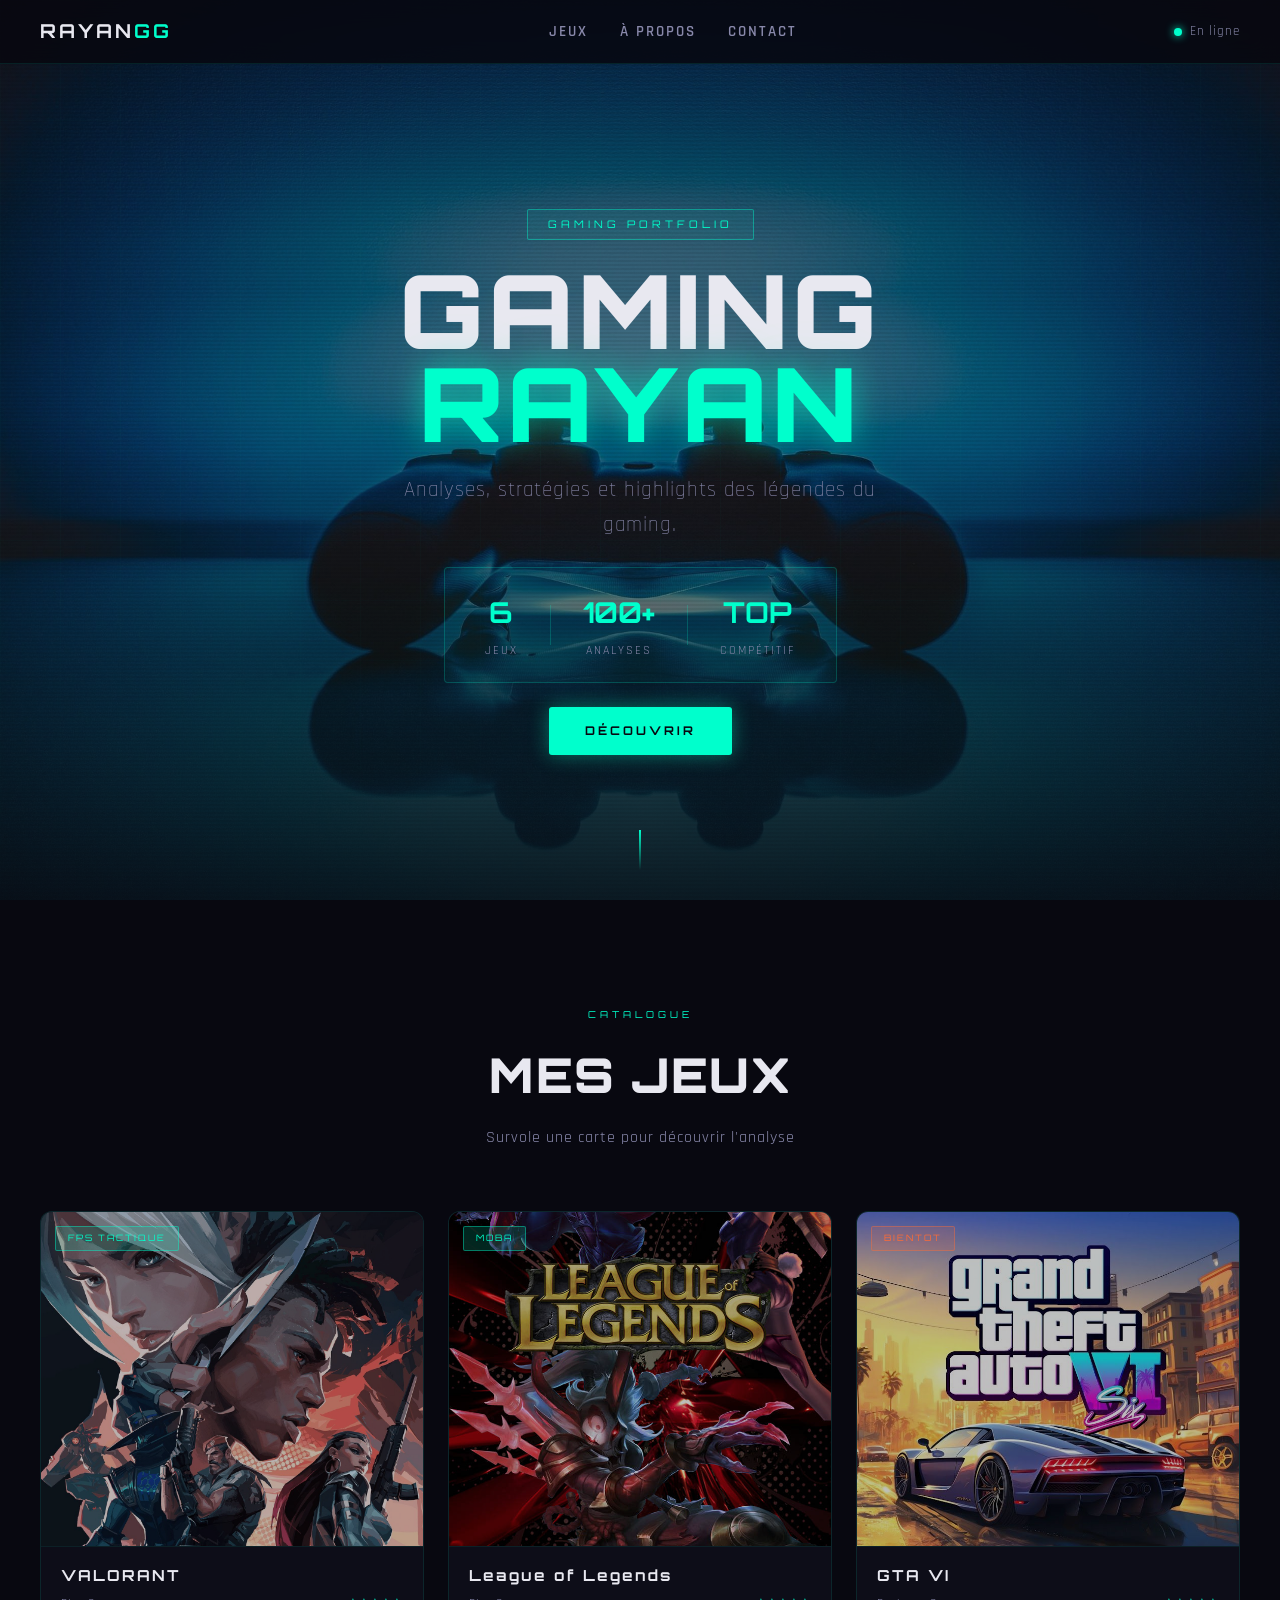
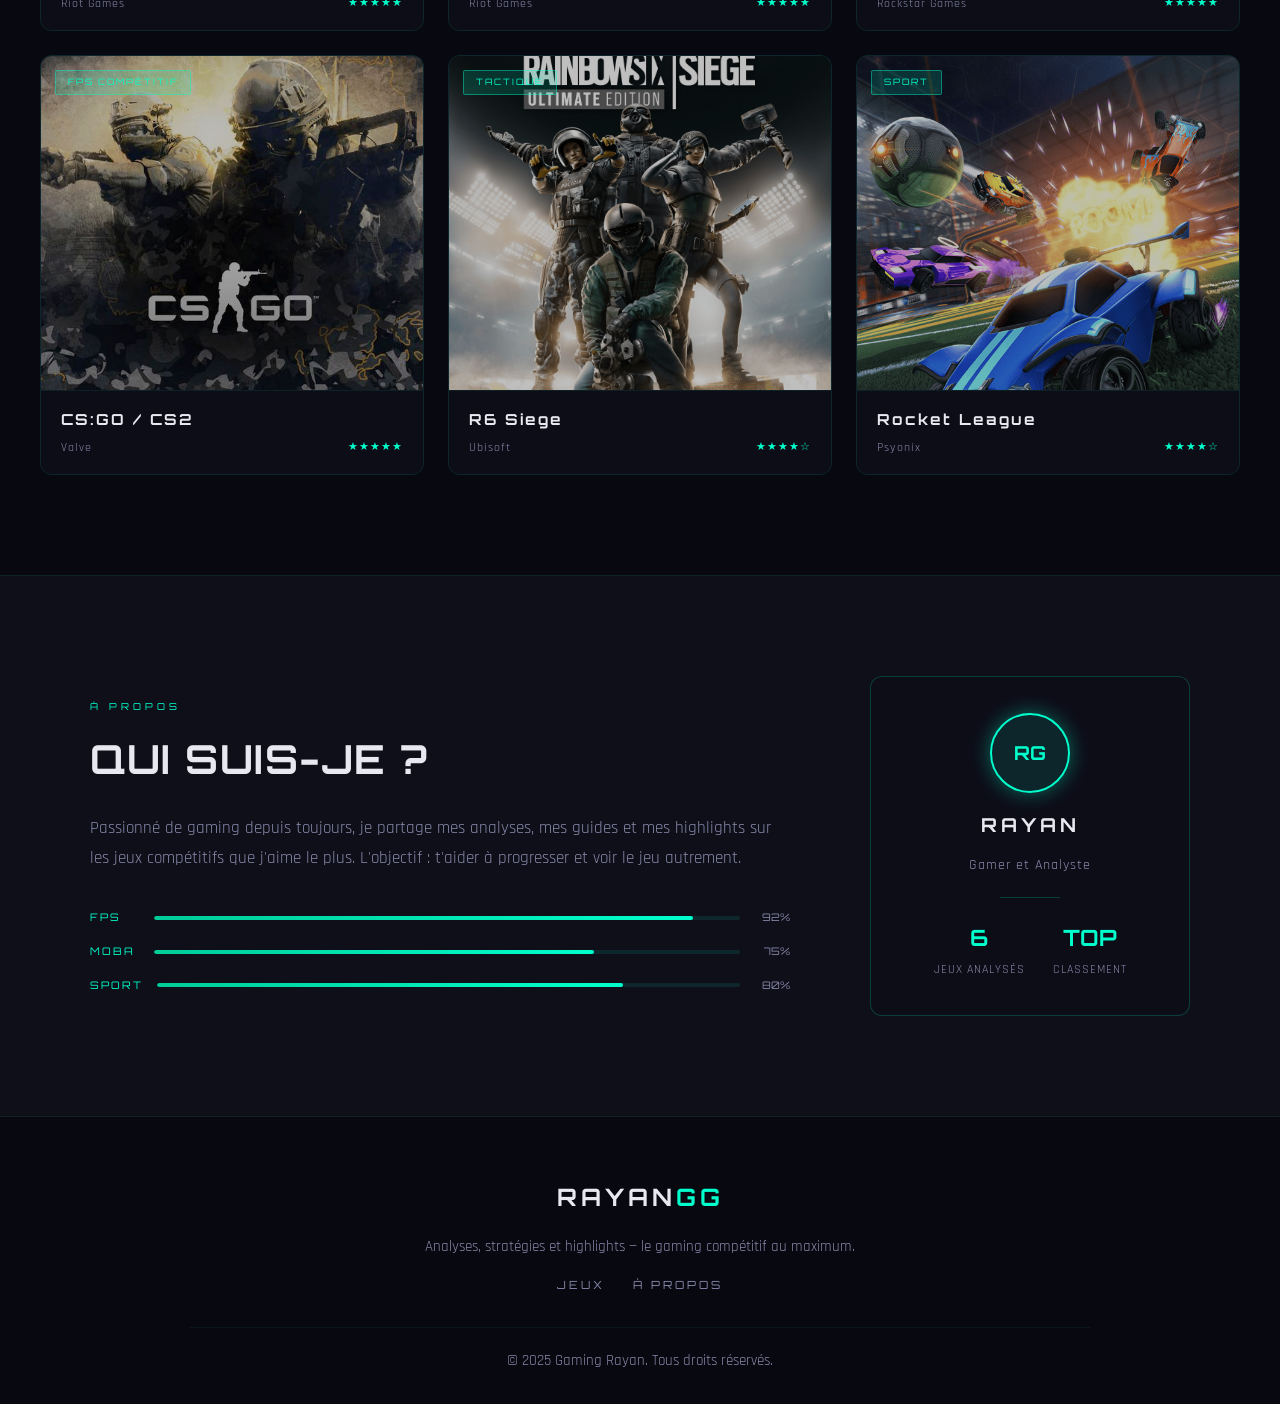
<file: index.html>
<!DOCTYPE html>
<html lang="fr">
<head>
    <meta charset="UTF-8">
    <meta name="viewport" content="width=device-width, initial-scale=1.0">
    <title>Gaming Rayan</title>
    <link rel="stylesheet" href="style.css">
    <link href="https://fonts.googleapis.com/css2?family=Orbitron:wght@400;700;900&family=Rajdhani:wght@300;400;600;700&display=swap" rel="stylesheet">
</head>
<body>

    <nav class="navbar">
        <div class="nav-logo">RAYAN<span>GG</span></div>
        <ul class="nav-links">
            <li><a href="#games">Jeux</a></li>
            <li><a href="#about">À propos</a></li>
            <li><a href="#footer">Contact</a></li>
        </ul>
        <div class="nav-status">
            <span class="status-dot"></span>
            <span>En ligne</span>
        </div>
    </nav>

    <header class="hero-section">
        <div class="hero-scanlines"></div>
        <div class="hero-grid"></div>
        <div class="hero-content">
            <div class="hero-badge">GAMING PORTFOLIO</div>
            <h1>GAMING<br><span class="hero-name">RAYAN</span></h1>
            <p>Analyses, stratégies et highlights des légendes du gaming.</p>
            <div class="hero-stats">
                <div class="stat">
                    <span class="stat-num">6</span>
                    <span class="stat-label">Jeux</span>
                </div>
                <div class="stat-divider"></div>
                <div class="stat">
                    <span class="stat-num">100+</span>
                    <span class="stat-label">Analyses</span>
                </div>
                <div class="stat-divider"></div>
                <div class="stat">
                    <span class="stat-num">TOP</span>
                    <span class="stat-label">Compétitif</span>
                </div>
            </div>
            <a href="#games" class="hero-cta">Découvrir</a>
        </div>
        <div class="hero-scroll-indicator">
            <span></span>
        </div>
    </header>

    <main id="games" class="games-showcase">

        <div class="section-header">
            <span class="section-tag">CATALOGUE</span>
            <h2>MES JEUX</h2>
            <p>Survole une carte pour découvrir l'analyse</p>
        </div>

        <div class="cards-grid">

            <section class="game-card" data-game="valorant">
                <div class="game-card-inner">
                    <div class="game-card-front">
                        <div class="game-image-wrapper">
                            <img src="img/valorant.jpg" alt="VALORANT" class="game-thumb">
                            <div class="card-genre-tag">FPS TACTIQUE</div>
                        </div>
                        <div class="card-info-bar">
                            <h2>VALORANT</h2>
                            <div class="card-meta">
                                <span class="card-publisher">Riot Games</span>
                                <span class="card-rating">★★★★★</span>
                            </div>
                        </div>
                    </div>
                    <div class="game-card-back">
                        <div class="back-accent-line"></div>
                        <span class="back-tag">FPS TACTIQUE</span>
                        <h3>VALORANT</h3>
                        <p>Le FPS tactique d'élite de Riot Games. Un mélange parfait entre stratégie d'équipe et réflexes aiguisés. Analyse des agents, des maps et des stratégies compétitives.</p>
                        <div class="back-tags-list">
                            <span>Agents</span><span>Maps</span><span>Méta</span>
                        </div>
                        <a href="https://playvalorant.com/fr-fr/" class="btn-neon" target="_blank">Voir l'analyse</a>
                    </div>
                </div>
            </section>

            <section class="game-card" data-game="lol">
                <div class="game-card-inner">
                    <div class="game-card-front">
                        <div class="game-image-wrapper">
                            <img src="img/lol.jpg" alt="League of Legends" class="game-thumb">
                            <div class="card-genre-tag">MOBA</div>
                        </div>
                        <div class="card-info-bar">
                            <h2>League of Legends</h2>
                            <div class="card-meta">
                                <span class="card-publisher">Riot Games</span>
                                <span class="card-rating">★★★★★</span>
                            </div>
                        </div>
                    </div>
                    <div class="game-card-back">
                        <div class="back-accent-line"></div>
                        <span class="back-tag">MOBA</span>
                        <h3>League of Legends</h3>
                        <p>Le MOBA qui a défini une génération. Maîtriser la Faille de l'invocateur demande vision de jeu et gestion macro impeccable. Guides de champions et méta-analyses.</p>
                        <div class="back-tags-list">
                            <span>Champions</span><span>Macro</span><span>Ranked</span>
                        </div>
                        <a href="https://www.leagueoflegends.com/fr-fr/" class="btn-neon" target="_blank">Voir l'analyse</a>
                    </div>
                </div>
            </section>

            <section class="game-card" data-game="gta">
                <div class="game-card-inner">
                    <div class="game-card-front">
                        <div class="game-image-wrapper">
                            <img src="img/9872615-gta-6-wallpaper-iphone-hd.jpg" alt="GTA VI" class="game-thumb">
                            <div class="card-genre-tag card-tag-hot">BIENTOT</div>
                        </div>
                        <div class="card-info-bar">
                            <h2>GTA VI</h2>
                            <div class="card-meta">
                                <span class="card-publisher">Rockstar Games</span>
                                <span class="card-rating">★★★★★</span>
                            </div>
                        </div>
                    </div>
                    <div class="game-card-back">
                        <div class="back-accent-line back-accent-hot"></div>
                        <span class="back-tag back-tag-hot">BIENTOT</span>
                        <h3>GTA VI</h3>
                        <p>L'open-world ultime de Rockstar. Exploration des mods, des mises à jour d'Online et des meilleures techniques pour dominer Los Santos. Le jeu arrive bientôt.</p>
                        <div class="back-tags-list">
                            <span>Open World</span><span>Online</span><span>Mods</span>
                        </div>
                        <a href="https://www.rockstargames.com/VI" class="btn-neon btn-hot" target="_blank">Voir l'analyse</a>
                    </div>
                </div>
            </section>

            <section class="game-card" data-game="csgo">
                <div class="game-card-inner">
                    <div class="game-card-front">
                        <div class="game-image-wrapper">
                            <img src="img/csgo.jpg" alt="CS2" class="game-thumb">
                            <div class="card-genre-tag">FPS COMPÉTITIF</div>
                        </div>
                        <div class="card-info-bar">
                            <h2>CS:GO / CS2</h2>
                            <div class="card-meta">
                                <span class="card-publisher">Valve</span>
                                <span class="card-rating">★★★★★</span>
                            </div>
                        </div>
                    </div>
                    <div class="game-card-back">
                        <div class="back-accent-line"></div>
                        <span class="back-tag">FPS COMPÉTITIF</span>
                        <h3>CS:GO / CS2</h3>
                        <p>Le classique indémodable. L'économie, le placement de la mire, les fumigènes... tout pour devenir le meilleur clutcher. Focus sur les différences CS:GO vs CS2.</p>
                        <div class="back-tags-list">
                            <span>Économie</span><span>Aim</span><span>Utility</span>
                        </div>
                        <a href="https://www.counter-strike.net/" class="btn-neon" target="_blank">Voir l'analyse</a>
                    </div>
                </div>
            </section>

            <section class="game-card" data-game="r6s">
                <div class="game-card-inner">
                    <div class="game-card-front">
                        <div class="game-image-wrapper">
                            <img src="img/rainvow.jpg" alt="Rainbow Six Siege" class="game-thumb">
                            <div class="card-genre-tag">TACTIQUE</div>
                        </div>
                        <div class="card-info-bar">
                            <h2>R6 Siege</h2>
                            <div class="card-meta">
                                <span class="card-publisher">Ubisoft</span>
                                <span class="card-rating">★★★★☆</span>
                            </div>
                        </div>
                    </div>
                    <div class="game-card-back">
                        <div class="back-accent-line"></div>
                        <span class="back-tag">TACTIQUE</span>
                        <h3>R6 Siege</h3>
                        <p>Le jeu tactique par excellence. Destruction des environnements, choix des opérateurs et communication primordiale. Conseils pour les rotations et les run-outs efficaces.</p>
                        <div class="back-tags-list">
                            <span>Opérateurs</span><span>Destruction</span><span>Ranked</span>
                        </div>
                        <a href="https://www.ubisoft.com/fr-fr/game/rainbow-six/siege" class="btn-neon" target="_blank">Voir l'analyse</a>
                    </div>
                </div>
            </section>

            <section class="game-card" data-game="rl">
                <div class="game-card-inner">
                    <div class="game-card-front">
                        <div class="game-image-wrapper">
                            <img src="img/rocket-league-cover.png" alt="Rocket League" class="game-thumb">
                            <div class="card-genre-tag">SPORT</div>
                        </div>
                        <div class="card-info-bar">
                            <h2>Rocket League</h2>
                            <div class="card-meta">
                                <span class="card-publisher">Psyonix</span>
                                <span class="card-rating">★★★★☆</span>
                            </div>
                        </div>
                    </div>
                    <div class="game-card-back">
                        <div class="back-accent-line"></div>
                        <span class="back-tag">SPORT</span>
                        <h3>Rocket League</h3>
                        <p>Le football surpuissant en voiture. Maîtriser les aériennes, les flips resets et le travail d'équipe. Focus sur les mécaniques avancées pour atteindre Grand Champion.</p>
                        <div class="back-tags-list">
                            <span>Aériennes</span><span>Mécaniques</span><span>Ranked</span>
                        </div>
                        <a href="https://www.rocketleague.com/fr/" class="btn-neon" target="_blank">Voir l'analyse</a>
                    </div>
                </div>
            </section>

        </div>
    </main>

    <section id="about" class="about-section">
        <div class="about-inner">
            <div class="about-text">
                <span class="section-tag">À PROPOS</span>
                <h2>QUI SUIS-JE ?</h2>
                <p>Passionné de gaming depuis toujours, je partage mes analyses, mes guides et mes highlights sur les jeux compétitifs que j'aime le plus. L'objectif : t'aider à progresser et voir le jeu autrement.</p>
                <div class="about-skills">
                    <div class="skill-bar-wrap">
                        <span>FPS</span>
                        <div class="skill-bar"><div class="skill-fill" style="width:92%"></div></div>
                        <span>92%</span>
                    </div>
                    <div class="skill-bar-wrap">
                        <span>MOBA</span>
                        <div class="skill-bar"><div class="skill-fill" style="width:75%"></div></div>
                        <span>75%</span>
                    </div>
                    <div class="skill-bar-wrap">
                        <span>SPORT</span>
                        <div class="skill-bar"><div class="skill-fill" style="width:80%"></div></div>
                        <span>80%</span>
                    </div>
                </div>
            </div>
            <div class="about-card">
                <div class="profile-avatar">RG</div>
                <div class="profile-name">RAYAN</div>
                <div class="profile-title">Gamer et  Analyste</div>
                <div class="profile-divider"></div>
                <div class="profile-stats">
                    <div><strong>6</strong><span>Jeux analysés</span></div>
                    <div><strong>TOP</strong><span>Classement</span></div>
                </div>
            </div>
        </div>
    </section>

    <footer id="footer" class="footer">
        <div class="footer-inner">
            <div class="footer-logo">RAYAN<span>GG</span></div>
            <p>Analyses, stratégies et highlights — le gaming compétitif au maximum.</p>
            <div class="footer-links">
                <a href="#games">Jeux</a>
                <a href="#about">À propos</a>
            </div>
            <p class="footer-copy">&copy; 2025 Gaming Rayan. Tous droits réservés.</p>
        </div>
    </footer>

</body>
</html>
</file>
<file: style.css>
:root {
    --color-dark: #080810;
    --color-dark-2: #0f0f1a;
    --color-dark-3: #13131f;
    --color-card-bg: #0d0d18;
    --color-primary-text: #e8e8f0;
    --color-secondary-text: #8888aa;
    --color-accent: #00ffcc;
    --color-accent-dim: #00cc99;
    --color-accent-dark: rgba(0, 255, 204, 0.08);
    --color-hot: #ff6b35;
    --color-hot-dim: #cc4a1a;
    --color-glow: 0 0 20px rgba(0, 255, 204, 0.4);
    --color-glow-strong: 0 0 40px rgba(0, 255, 204, 0.6), 0 0 80px rgba(0, 255, 204, 0.2);
    --font-display: 'Orbitron', sans-serif;
    --font-body: 'Rajdhani', sans-serif;
    --transition: 0.35s cubic-bezier(0.4, 0, 0.2, 1);
    --border-neon: 1px solid rgba(0, 255, 204, 0.2);
}
 
*, *::before, *::after {
    box-sizing: border-box;
    margin: 0;
    padding: 0;
}
 
html {
    scroll-behavior: smooth;
}
 
body {
    font-family: var(--font-body);
    background-color: var(--color-dark);
    color: var(--color-primary-text);
    line-height: 1.7;
    overflow-x: hidden;
}
 
h1, h2, h3 {
    font-family: var(--font-display);
    color: var(--color-accent);
    letter-spacing: 1.5px;
}
 
a {
    text-decoration: none;
    color: var(--color-accent);
}
 
/* NAVBAR */
.navbar {
    position: fixed;
    top: 0;
    left: 0;
    right: 0;
    z-index: 100;
    display: flex;
    align-items: center;
    justify-content: space-between;
    padding: 0 40px;
    height: 64px;
    background: rgba(8, 8, 16, 0.85);
    backdrop-filter: blur(12px);
    border-bottom: 1px solid rgba(0, 255, 204, 0.1);
}
 
.nav-logo {
    font-family: var(--font-display);
    font-size: 1.2em;
    font-weight: 700;
    color: var(--color-primary-text);
    letter-spacing: 3px;
}
.nav-logo span {
    color: var(--color-accent);
}
 
.nav-links {
    list-style: none;
    display: flex;
    gap: 32px;
}
 
.nav-links a {
    font-family: var(--font-body);
    font-size: 0.95em;
    font-weight: 600;
    letter-spacing: 2px;
    color: var(--color-secondary-text);
    text-transform: uppercase;
    transition: color var(--transition);
}
.nav-links a:hover {
    color: var(--color-accent);
}
 
.nav-status {
    display: flex;
    align-items: center;
    gap: 8px;
    font-size: 0.8em;
    color: var(--color-secondary-text);
    letter-spacing: 1px;
}
 
.status-dot {
    width: 8px;
    height: 8px;
    border-radius: 50%;
    background: var(--color-accent);
    box-shadow: 0 0 8px var(--color-accent);
    animation: pulse 2s ease-in-out infinite;
}
 
@keyframes pulse {
    0%, 100% { opacity: 1; transform: scale(1); }
    50% { opacity: 0.5; transform: scale(0.8); }
}
 
/* HERO */
.hero-section {
    position: relative;
    min-height: 100vh;
    display: flex;
    flex-direction: column;
    justify-content: center;
    align-items: center;
    text-align: center;
    overflow: hidden;
    background: url('img/fond.jpg') no-repeat center center / cover;
    padding-top: 64px;
}
 
.hero-scanlines {
    position: absolute;
    inset: 0;
    background: repeating-linear-gradient(
        0deg,
        transparent,
        transparent 2px,
        rgba(0, 0, 0, 0.08) 2px,
        rgba(0, 0, 0, 0.08) 4px
    );
    pointer-events: none;
    z-index: 1;
}
 
.hero-grid {
    position: absolute;
    inset: 0;
    background-image:
        linear-gradient(rgba(0, 255, 204, 0.03) 1px, transparent 1px),
        linear-gradient(90deg, rgba(0, 255, 204, 0.03) 1px, transparent 1px);
    background-size: 60px 60px;
    pointer-events: none;
    z-index: 1;
}
 
.hero-section::before {
    content: '';
    position: absolute;
    inset: 0;
    background: linear-gradient(
        to bottom,
        rgba(8, 8, 16, 0.6) 0%,
        rgba(8, 8, 16, 0.4) 50%,
        rgba(8, 8, 16, 0.9) 100%
    );
    z-index: 2;
}
 
.hero-content {
    position: relative;
    z-index: 3;
    max-width: 900px;
    padding: 40px 20px;
    display: flex;
    flex-direction: column;
    align-items: center;
    gap: 24px;
}
 
.hero-badge {
    display: inline-block;
    padding: 6px 20px;
    border: 1px solid rgba(0, 255, 204, 0.4);
    border-radius: 2px;
    font-family: var(--font-display);
    font-size: 0.65em;
    letter-spacing: 4px;
    color: var(--color-accent);
    background: rgba(0, 255, 204, 0.05);
}
 
.hero-content h1 {
    font-size: clamp(3em, 8vw, 7em);
    font-weight: 900;
    line-height: 0.9;
    color: var(--color-primary-text);
    text-shadow: none;
    letter-spacing: 4px;
}
 
.hero-name {
    color: var(--color-accent);
    display: block;
    text-shadow: 0 0 30px rgba(0, 255, 204, 0.5), 0 0 60px rgba(0, 255, 204, 0.2);
}
 
.hero-content p {
    font-size: clamp(1em, 2vw, 1.3em);
    font-weight: 300;
    color: var(--color-secondary-text);
    letter-spacing: 1px;
    max-width: 500px;
}
 
.hero-stats {
    display: flex;
    align-items: center;
    gap: 32px;
    padding: 20px 40px;
    border: var(--border-neon);
    background: rgba(0, 255, 204, 0.03);
    border-radius: 4px;
}
 
.stat {
    display: flex;
    flex-direction: column;
    align-items: center;
    gap: 4px;
}
 
.stat-num {
    font-family: var(--font-display);
    font-size: 1.8em;
    font-weight: 700;
    color: var(--color-accent);
}
 
.stat-label {
    font-size: 0.75em;
    letter-spacing: 2px;
    color: var(--color-secondary-text);
    text-transform: uppercase;
}
 
.stat-divider {
    width: 1px;
    height: 40px;
    background: rgba(0, 255, 204, 0.2);
}
 
.hero-cta {
    display: inline-flex;
    align-items: center;
    gap: 10px;
    padding: 14px 36px;
    background: var(--color-accent);
    color: var(--color-dark);
    font-family: var(--font-display);
    font-size: 0.75em;
    font-weight: 700;
    letter-spacing: 3px;
    text-transform: uppercase;
    border-radius: 3px;
    transition: var(--transition);
    box-shadow: var(--color-glow);
}
 
.hero-cta:hover {
    background: #fff;
    box-shadow: var(--color-glow-strong);
    transform: translateY(-3px);
    color: var(--color-dark);
}
 
.hero-scroll-indicator {
    position: absolute;
    bottom: 30px;
    left: 50%;
    transform: translateX(-50%);
    z-index: 3;
}
 
.hero-scroll-indicator span {
    display: block;
    width: 2px;
    height: 40px;
    background: linear-gradient(to bottom, var(--color-accent), transparent);
    animation: scrollPulse 1.5s ease-in-out infinite;
}
 
@keyframes scrollPulse {
    0%, 100% { opacity: 0.3; transform: scaleY(0.5); transform-origin: top; }
    50% { opacity: 1; transform: scaleY(1); transform-origin: top; }
}
 
/* SECTION HEADER */
.section-header {
    text-align: center;
    margin-bottom: 60px;
}
 
.section-tag {
    display: inline-block;
    font-family: var(--font-display);
    font-size: 0.6em;
    letter-spacing: 4px;
    color: var(--color-accent);
    margin-bottom: 12px;
}
 
.section-header h2 {
    font-size: clamp(2em, 4vw, 3em);
    font-weight: 900;
    color: var(--color-primary-text);
    margin-bottom: 8px;
}
 
.section-header p {
    color: var(--color-secondary-text);
    font-size: 1em;
    letter-spacing: 1px;
}
 
/* GAMES SHOWCASE */
.games-showcase {
    padding: 100px 40px;
    max-width: 1400px;
    margin: 0 auto;
}
 
.cards-grid {
    display: grid;
    grid-template-columns: repeat(3, 1fr);
    gap: 24px;
}
 
/* CARDS */
.game-card {
    position: relative;
    height: 420px;
    perspective: 1200px;
    cursor: pointer;
}
 
.game-card-inner {
    position: relative;
    width: 100%;
    height: 100%;
    transform-style: preserve-3d;
    transition: transform 0.7s cubic-bezier(0.4, 0, 0.2, 1);
    border-radius: 12px;
}
 
.game-card:hover .game-card-inner {
    transform: rotateY(180deg);
}
 
.game-card-front,
.game-card-back {
    position: absolute;
    inset: 0;
    backface-visibility: hidden;
    -webkit-backface-visibility: hidden;
    border-radius: 12px;
    overflow: hidden;
    border: 1px solid rgba(0, 255, 204, 0.1);
}
 
.game-card-front {
    display: flex;
    flex-direction: column;
    background: var(--color-card-bg);
}
 
.game-card-back {
    background: var(--color-dark-3);
    transform: rotateY(180deg);
    display: flex;
    flex-direction: column;
    justify-content: center;
    align-items: flex-start;
    padding: 32px 28px;
    gap: 14px;
    border-color: rgba(0, 255, 204, 0.25);
}
 
/* FRONT FACE */
.game-image-wrapper {
    position: relative;
    flex: 1;
    overflow: hidden;
}
 
.game-thumb {
    width: 100%;
    height: 100%;
    object-fit: cover;
    filter: brightness(0.75) saturate(0.9);
    transition: filter var(--transition), transform var(--transition);
}
 
.game-card:hover .game-thumb {
    filter: brightness(1) saturate(1.1);
    transform: scale(1.05);
}
 
.card-genre-tag {
    position: absolute;
    top: 14px;
    left: 14px;
    padding: 4px 12px;
    background: rgba(0, 255, 204, 0.15);
    border: 1px solid rgba(0, 255, 204, 0.4);
    border-radius: 2px;
    font-family: var(--font-display);
    font-size: 0.55em;
    letter-spacing: 2px;
    color: var(--color-accent);
}
 
.card-tag-hot {
    background: rgba(255, 107, 53, 0.15);
    border-color: rgba(255, 107, 53, 0.4);
    color: var(--color-hot);
}
 
.card-info-bar {
    padding: 16px 20px;
    background: var(--color-card-bg);
    border-top: 1px solid rgba(0, 255, 204, 0.08);
}
 
.card-info-bar h2 {
    font-size: 0.95em;
    color: var(--color-primary-text);
    font-weight: 700;
    letter-spacing: 2px;
    margin-bottom: 4px;
}
 
.card-meta {
    display: flex;
    justify-content: space-between;
    align-items: center;
}
 
.card-publisher {
    font-size: 0.78em;
    color: var(--color-secondary-text);
    letter-spacing: 1px;
}
 
.card-rating {
    font-size: 0.7em;
    color: var(--color-accent);
    letter-spacing: 1px;
}
 
/* BACK FACE */
.back-accent-line {
    position: absolute;
    top: 0;
    left: 0;
    right: 0;
    height: 3px;
    background: linear-gradient(90deg, var(--color-accent), transparent);
}
 
.back-accent-hot {
    background: linear-gradient(90deg, var(--color-hot), transparent);
}
 
.back-tag {
    font-family: var(--font-display);
    font-size: 0.55em;
    letter-spacing: 3px;
    color: var(--color-accent);
    opacity: 0.7;
}
 
.back-tag-hot {
    color: var(--color-hot);
}
 
.game-card-back h3 {
    font-size: 1.4em;
    font-weight: 700;
    color: var(--color-primary-text);
    letter-spacing: 2px;
}
 
.game-card-back p {
    font-size: 0.9em;
    color: var(--color-secondary-text);
    line-height: 1.7;
}
 
.back-tags-list {
    display: flex;
    gap: 8px;
    flex-wrap: wrap;
}
 
.back-tags-list span {
    padding: 3px 10px;
    border: 1px solid rgba(0, 255, 204, 0.2);
    border-radius: 2px;
    font-size: 0.72em;
    letter-spacing: 1px;
    color: var(--color-accent);
    background: rgba(0, 255, 204, 0.04);
}
 
/* BOUTON NEON */
.btn-neon {
    display: inline-flex;
    align-items: center;
    padding: 10px 24px;
    border: 1px solid var(--color-accent);
    border-radius: 3px;
    font-family: var(--font-display);
    font-size: 0.65em;
    font-weight: 700;
    letter-spacing: 2px;
    text-transform: uppercase;
    color: var(--color-accent);
    background: transparent;
    transition: var(--transition);
    position: relative;
    overflow: hidden;
    margin-top: 4px;
}
 
.btn-neon::after {
    content: '';
    position: absolute;
    inset: 0;
    background: var(--color-accent);
    transform: scaleX(0);
    transform-origin: left;
    transition: transform var(--transition);
    z-index: -1;
}
 
.btn-neon:hover {
    color: var(--color-dark);
    box-shadow: var(--color-glow);
}
 
.btn-neon:hover::after {
    transform: scaleX(1);
}
 
.btn-hot {
    border-color: var(--color-hot);
    color: var(--color-hot);
}
 
.btn-hot::after {
    background: var(--color-hot);
}
 
.btn-hot:hover {
    color: #fff;
    box-shadow: 0 0 20px rgba(255, 107, 53, 0.4);
}
 
/* ABOUT */
.about-section {
    padding: 100px 40px;
    background: var(--color-dark-2);
    border-top: 1px solid rgba(0, 255, 204, 0.08);
    border-bottom: 1px solid rgba(0, 255, 204, 0.08);
}
 
.about-inner {
    max-width: 1100px;
    margin: 0 auto;
    display: grid;
    grid-template-columns: 1fr 320px;
    gap: 80px;
    align-items: center;
}
 
.about-text .section-tag {
    display: block;
    margin-bottom: 10px;
}
 
.about-text h2 {
    font-size: 2.5em;
    color: var(--color-primary-text);
    margin-bottom: 20px;
}
 
.about-text p {
    font-size: 1.05em;
    color: var(--color-secondary-text);
    line-height: 1.8;
    margin-bottom: 36px;
}
 
.about-skills {
    display: flex;
    flex-direction: column;
    gap: 16px;
}
 
.skill-bar-wrap {
    display: flex;
    align-items: center;
    gap: 14px;
}
 
.skill-bar-wrap span:first-child {
    font-family: var(--font-display);
    font-size: 0.65em;
    letter-spacing: 2px;
    color: var(--color-accent);
    min-width: 50px;
}
 
.skill-bar-wrap span:last-child {
    font-family: var(--font-display);
    font-size: 0.65em;
    color: var(--color-secondary-text);
    min-width: 36px;
    text-align: right;
}
 
.skill-bar {
    flex: 1;
    height: 4px;
    background: rgba(0, 255, 204, 0.1);
    border-radius: 2px;
    overflow: hidden;
}
 
.skill-fill {
    height: 100%;
    background: linear-gradient(90deg, var(--color-accent-dim), var(--color-accent));
    border-radius: 2px;
}
 
.about-card {
    background: var(--color-card-bg);
    border: var(--border-neon);
    border-radius: 12px;
    padding: 36px 28px;
    text-align: center;
    display: flex;
    flex-direction: column;
    align-items: center;
    gap: 12px;
}
 
.profile-avatar {
    width: 80px;
    height: 80px;
    border-radius: 50%;
    background: rgba(0, 255, 204, 0.1);
    border: 2px solid var(--color-accent);
    display: flex;
    align-items: center;
    justify-content: center;
    font-family: var(--font-display);
    font-size: 1.2em;
    font-weight: 700;
    color: var(--color-accent);
    box-shadow: var(--color-glow);
    margin-bottom: 4px;
}
 
.profile-name {
    font-family: var(--font-display);
    font-size: 1.2em;
    font-weight: 700;
    color: var(--color-primary-text);
    letter-spacing: 4px;
}
 
.profile-title {
    font-size: 0.85em;
    color: var(--color-secondary-text);
    letter-spacing: 1px;
}
 
.profile-divider {
    width: 60px;
    height: 1px;
    background: rgba(0, 255, 204, 0.2);
    margin: 8px 0;
}
 
.profile-stats {
    display: flex;
    gap: 28px;
}
 
.profile-stats div {
    display: flex;
    flex-direction: column;
    align-items: center;
    gap: 4px;
}
 
.profile-stats strong {
    font-family: var(--font-display);
    font-size: 1.4em;
    color: var(--color-accent);
}
 
.profile-stats span {
    font-size: 0.72em;
    letter-spacing: 1px;
    color: var(--color-secondary-text);
    text-transform: uppercase;
}
 
/* FOOTER */
.footer {
    background: var(--color-dark);
    padding: 60px 40px 30px;
}
 
.footer-inner {
    max-width: 900px;
    margin: 0 auto;
    display: flex;
    flex-direction: column;
    align-items: center;
    gap: 16px;
    text-align: center;
}
 
.footer-logo {
    font-family: var(--font-display);
    font-size: 1.5em;
    font-weight: 700;
    color: var(--color-primary-text);
    letter-spacing: 4px;
}
 
.footer-logo span {
    color: var(--color-accent);
}
 
.footer-inner p {
    color: var(--color-secondary-text);
    font-size: 0.95em;
}
 
.footer-links {
    display: flex;
    gap: 28px;
}
 
.footer-links a {
    font-family: var(--font-display);
    font-size: 0.7em;
    letter-spacing: 3px;
    color: var(--color-secondary-text);
    text-transform: uppercase;
    transition: color var(--transition);
}
 
.footer-links a:hover {
    color: var(--color-accent);
}
 
.footer-copy {
    font-size: 0.8em;
    color: rgba(136, 136, 170, 0.4);
    margin-top: 16px;
    border-top: 1px solid rgba(0, 255, 204, 0.06);
    padding-top: 20px;
    width: 100%;
    text-align: center;
}
</file>
